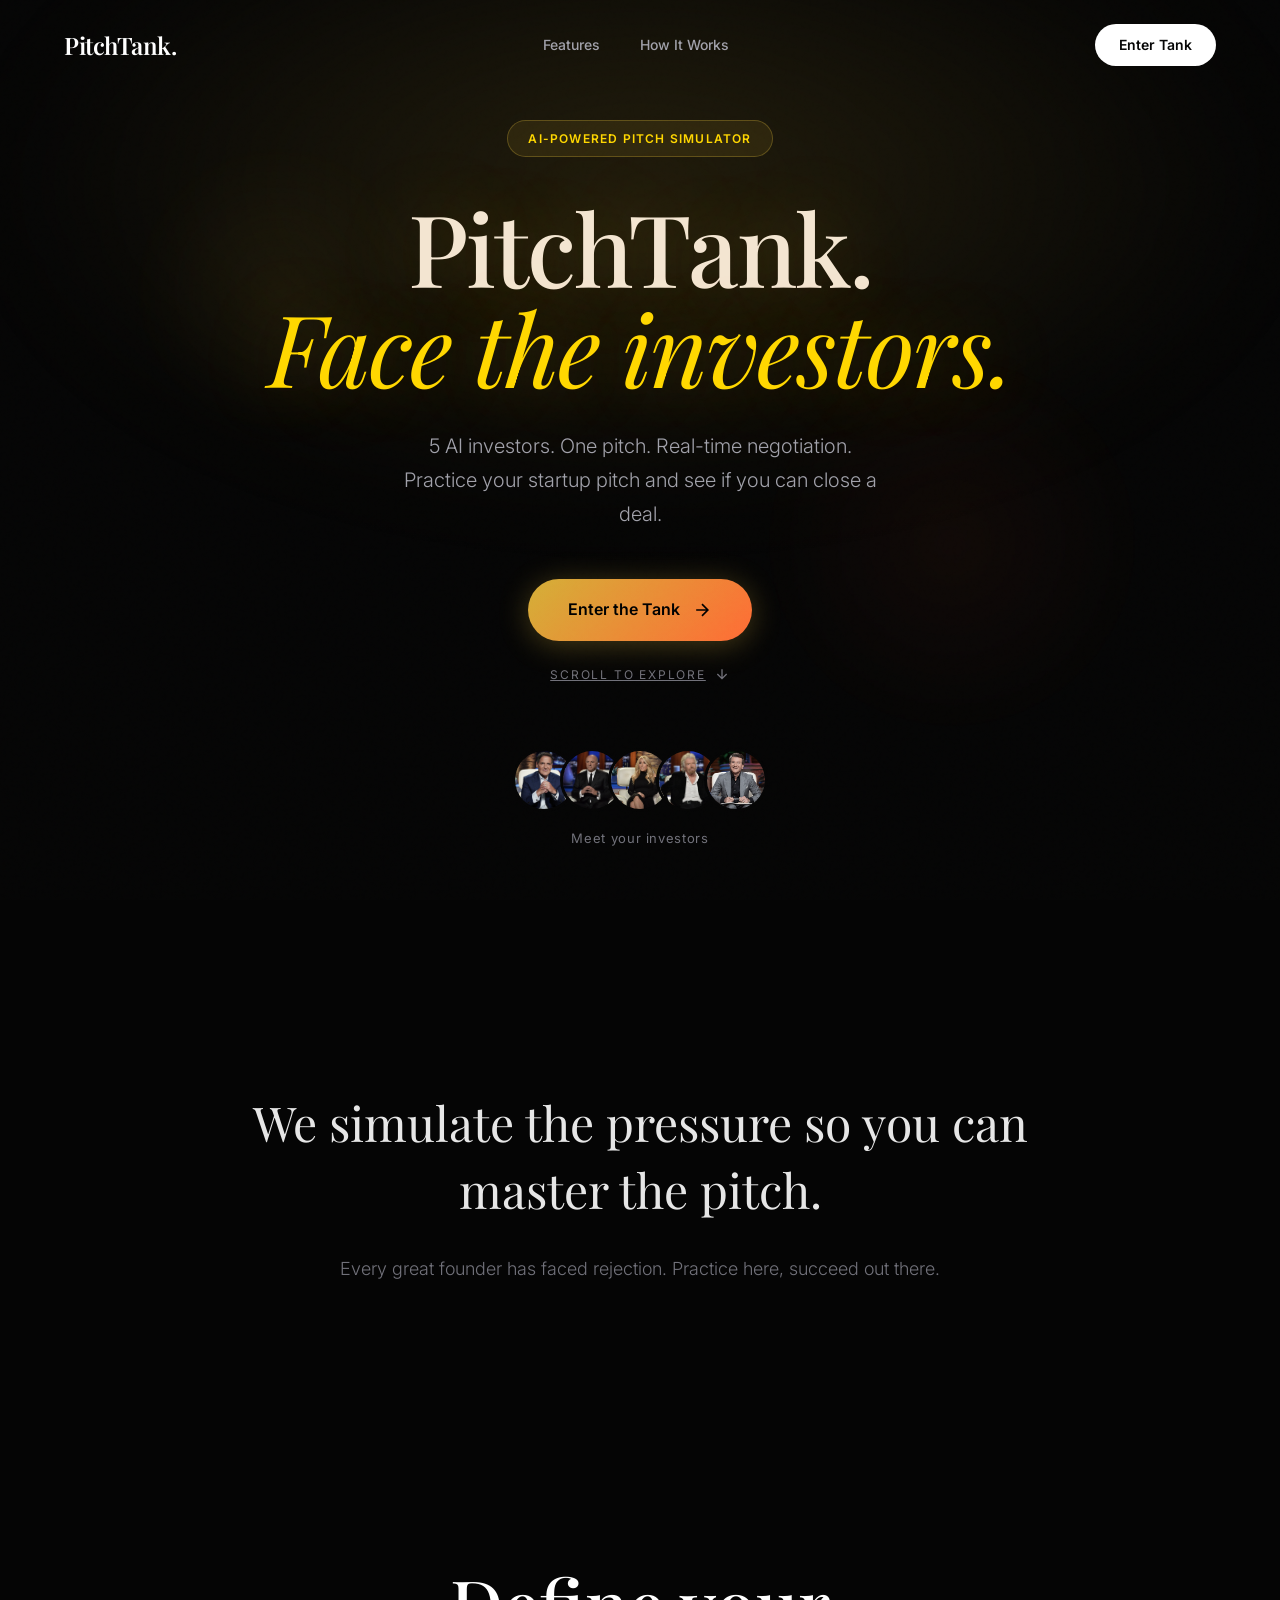
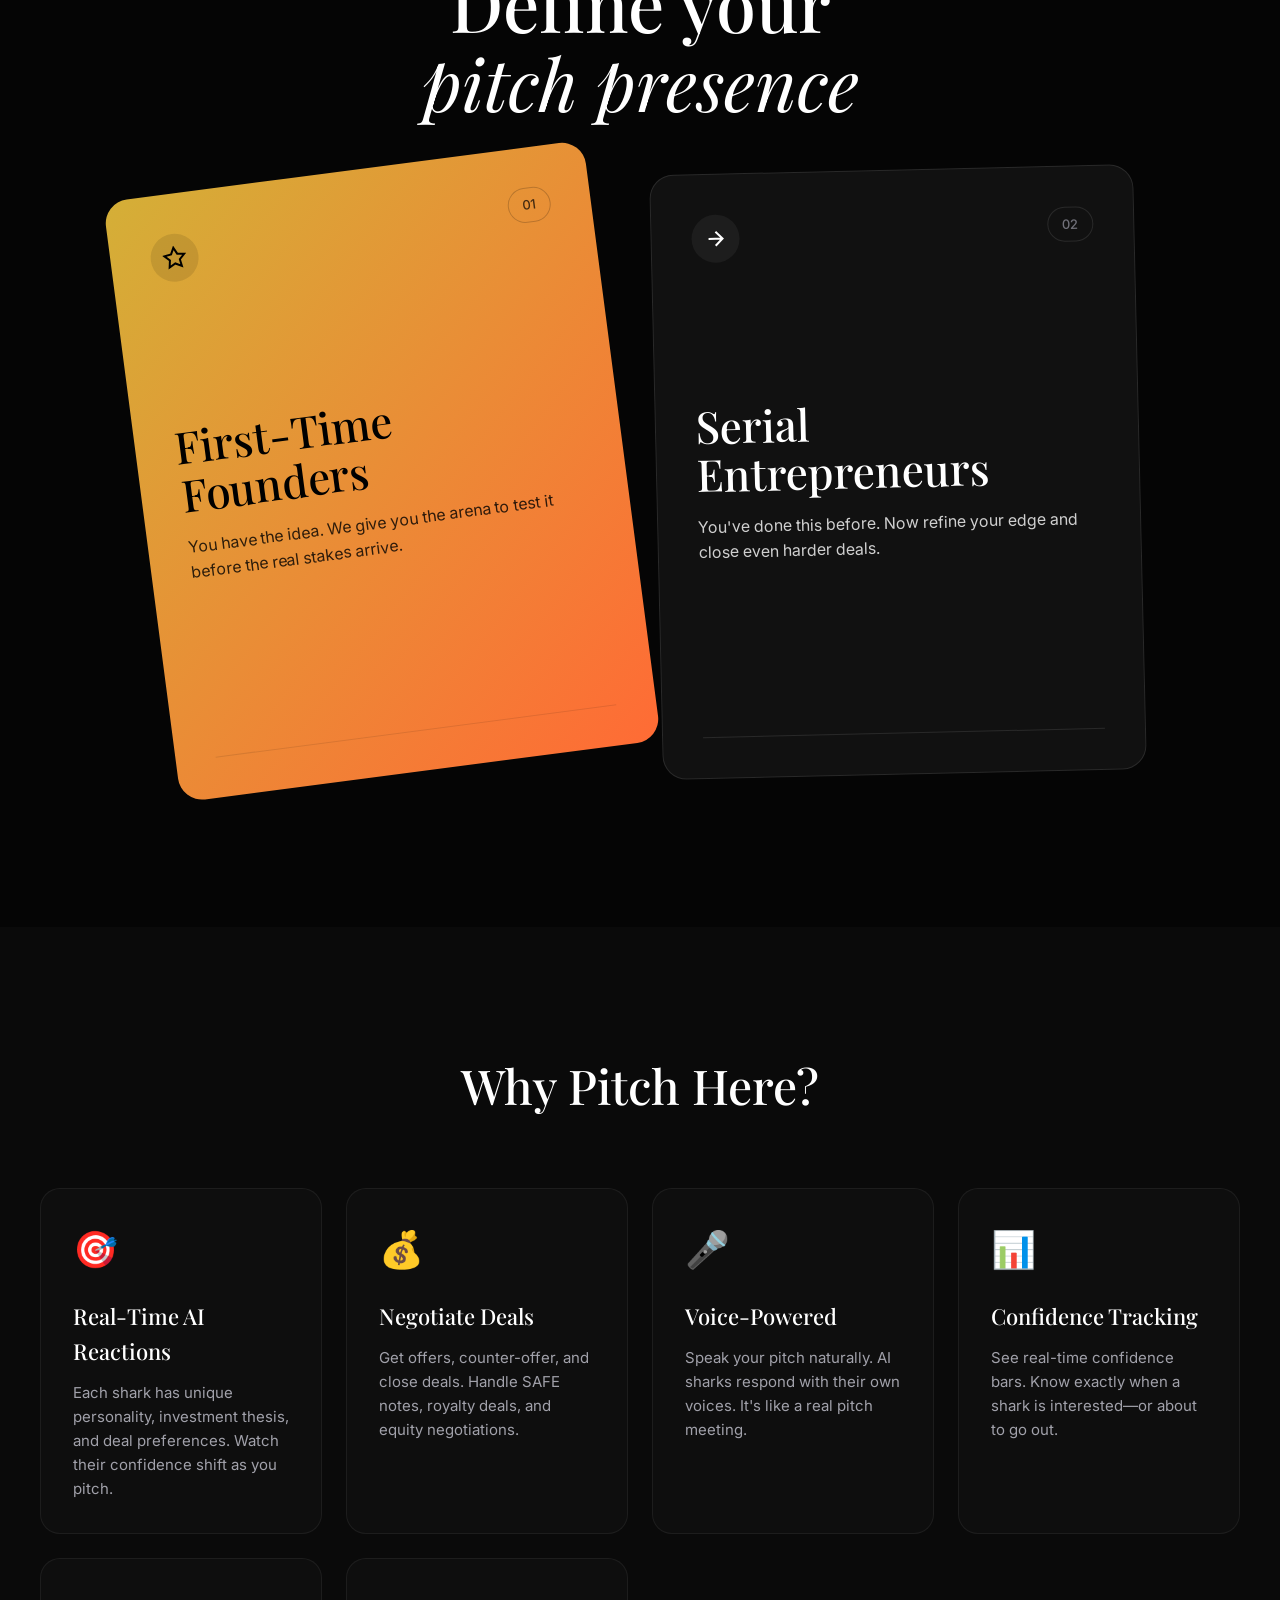
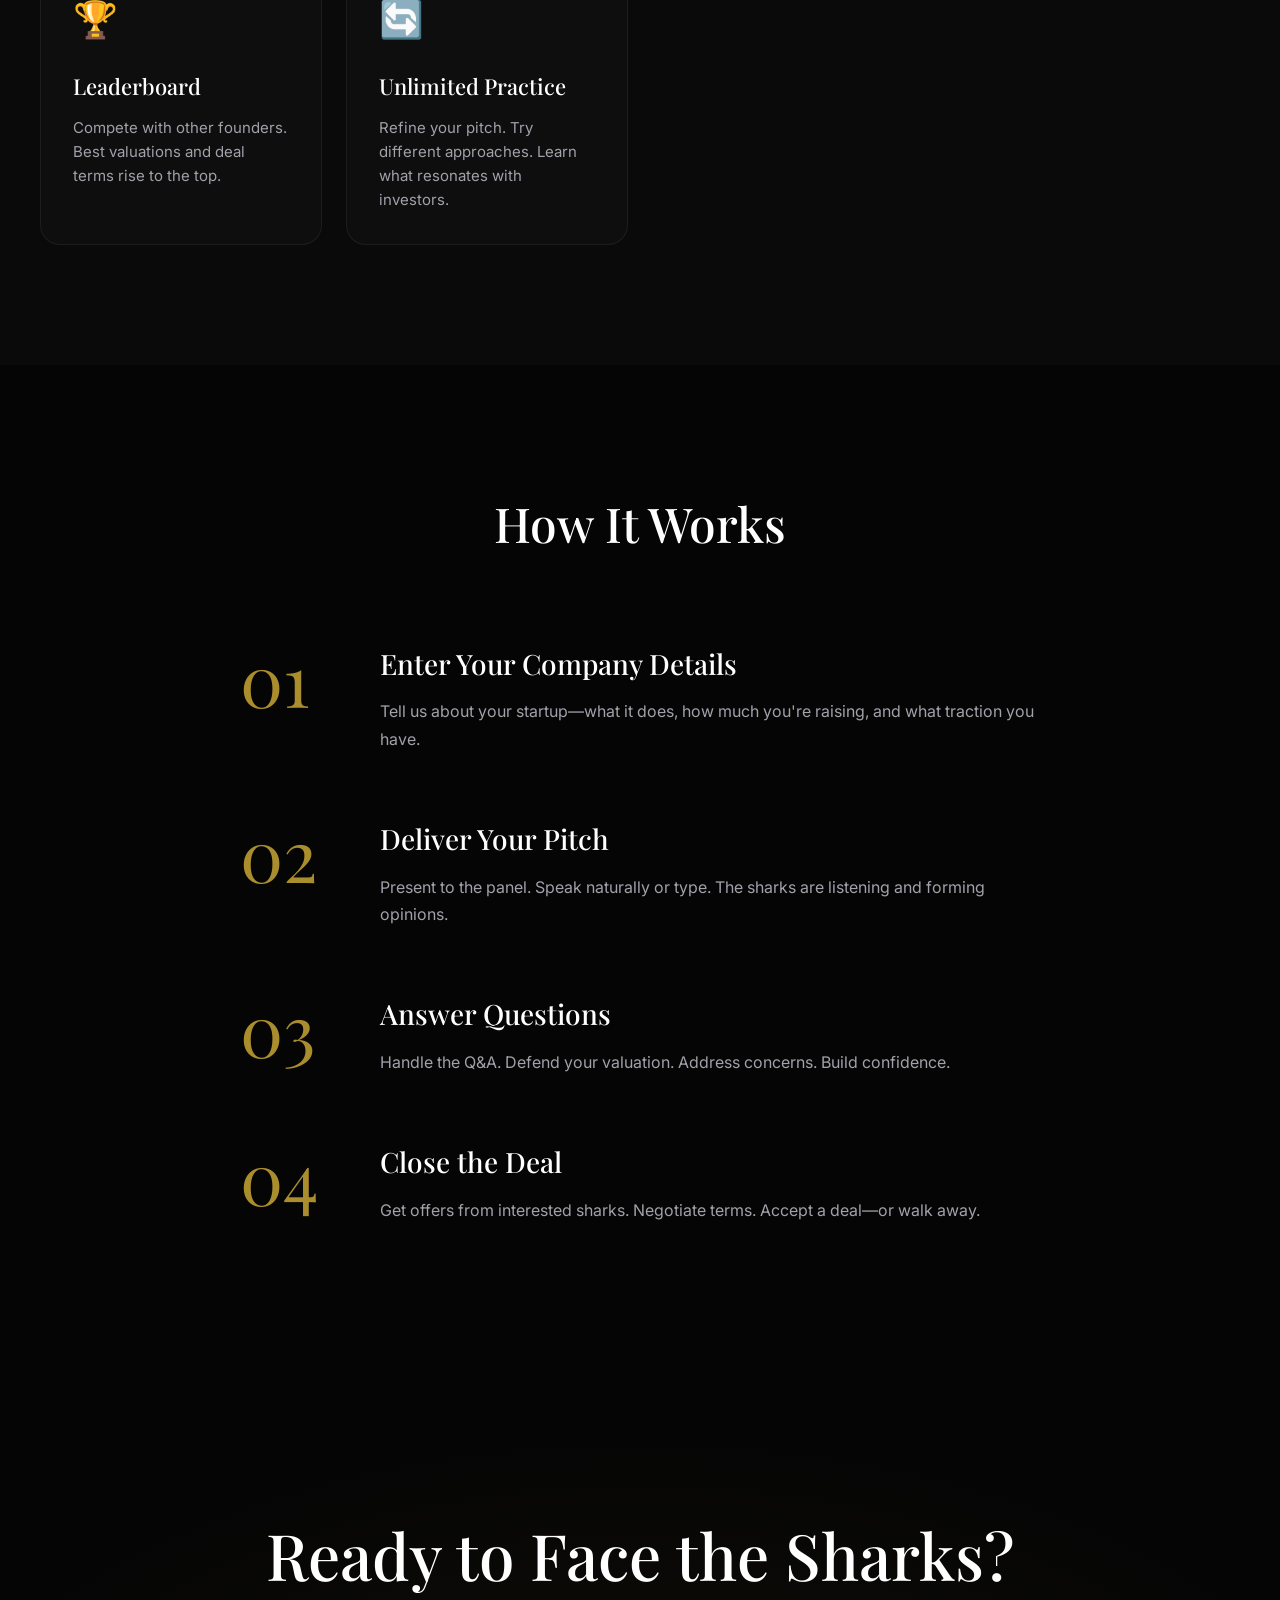
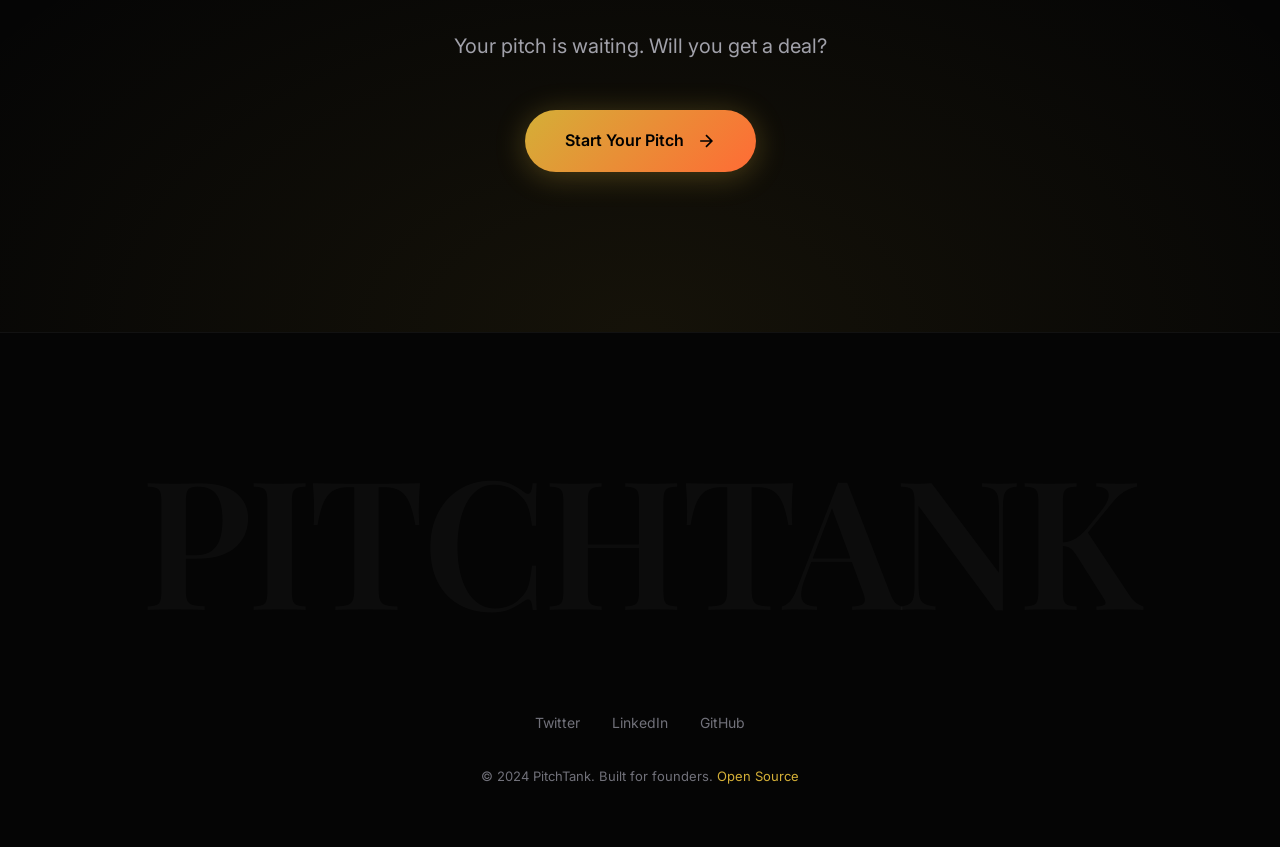
<file: index.html>
<!DOCTYPE html>
<html lang="en">
<head>
  <meta charset="UTF-8">
  <meta name="viewport" content="width=device-width, initial-scale=1.0">
  <title>PitchTank</title>
  <link rel="icon" type="image/svg+xml" href="favicon.svg">
  <meta name="description" content="Pitch your startup to 5 AI-powered investors. Get real-time feedback, negotiate deals, and sharpen your pitch skills.">

  <!-- Open Graph -->
  <meta property="og:title" content="PitchTank">
  <meta property="og:description" content="5 AI investors. One pitch. Real-time negotiation. Will you get a deal?">
  <meta property="og:type" content="website">

  <!-- Fonts - Playfair Display (elegant serif) + Inter (clean sans) -->
  <link rel="preconnect" href="https://fonts.googleapis.com">
  <link rel="preconnect" href="https://fonts.gstatic.com" crossorigin>
  <link href="https://fonts.googleapis.com/css2?family=Playfair+Display:ital,wght@0,400;0,500;0,600;0,700;1,400;1,500&family=Inter:wght@300;400;500;600&display=swap" rel="stylesheet">

  <style>
    /* ========================================
       Design Tokens (Superdesign-inspired)
       ======================================== */
    :root {
      --bg-deep: #050505;
      --bg-card: #111111;
      --accent: #D4AF37;
      --accent-glow: #FFD700;
      --accent-warm: #FF6B35;
      --text-primary: #FFFFFF;
      --text-secondary: #A1A1AA;
      --text-muted: #71717A;
      --font-serif: 'Playfair Display', Georgia, serif;
      --font-sans: 'Inter', -apple-system, sans-serif;
    }

    /* ========================================
       Reset & Base
       ======================================== */
    *, *::before, *::after {
      box-sizing: border-box;
      margin: 0;
      padding: 0;
    }

    html {
      scroll-behavior: smooth;
    }

    body {
      font-family: var(--font-sans);
      background-color: var(--bg-deep);
      color: var(--text-primary);
      min-height: 100vh;
      overflow-x: hidden;
      line-height: 1.6;
    }

    ::selection {
      background: var(--accent);
      color: #000;
    }

    /* ========================================
       Global Noise Overlay
       ======================================== */
    .noise-overlay {
      position: fixed;
      inset: 0;
      z-index: 9999;
      pointer-events: none;
      opacity: 0.03;
      mix-blend-mode: overlay;
      background-image: url("data:image/svg+xml,%3Csvg viewBox='0 0 256 256' xmlns='http://www.w3.org/2000/svg'%3E%3Cfilter id='noise'%3E%3CfeTurbulence type='fractalNoise' baseFrequency='0.9' numOctaves='4' stitchTiles='stitch'/%3E%3C/filter%3E%3Crect width='100%25' height='100%25' filter='url(%23noise)'/%3E%3C/svg%3E");
    }

    /* ========================================
       Scroll Reveal Animation
       ======================================== */
    .reveal {
      opacity: 0;
      transform: translateY(40px);
      transition: opacity 0.8s cubic-bezier(0.22, 1, 0.36, 1),
                  transform 0.8s cubic-bezier(0.22, 1, 0.36, 1);
    }

    .reveal.visible {
      opacity: 1;
      transform: translateY(0);
    }

    .reveal-delay-1 { transition-delay: 0.1s; }
    .reveal-delay-2 { transition-delay: 0.2s; }
    .reveal-delay-3 { transition-delay: 0.3s; }
    .reveal-delay-4 { transition-delay: 0.4s; }

    /* ========================================
       Navigation
       ======================================== */
    .navbar {
      position: fixed;
      top: 0;
      left: 0;
      right: 0;
      z-index: 100;
      padding: 24px 0;
      transition: all 0.5s cubic-bezier(0.22, 1, 0.36, 1);
    }

    .navbar.scrolled {
      padding: 16px 0;
      background: rgba(5, 5, 5, 0.8);
      backdrop-filter: blur(12px);
      border-bottom: 1px solid rgba(255, 255, 255, 0.05);
    }

    .navbar-inner {
      max-width: 1200px;
      margin: 0 auto;
      padding: 0 24px;
      display: flex;
      align-items: center;
      justify-content: space-between;
    }

    .logo {
      font-family: var(--font-serif);
      font-size: 24px;
      font-weight: 600;
      color: var(--text-primary);
      text-decoration: none;
      letter-spacing: -0.02em;
    }

    .nav-links {
      display: none;
      gap: 40px;
      list-style: none;
    }

    @media (min-width: 768px) {
      .nav-links {
        display: flex;
      }
    }

    .nav-links a {
      color: var(--text-secondary);
      text-decoration: none;
      font-size: 14px;
      font-weight: 500;
      transition: color 0.3s ease;
    }

    .nav-links a:hover {
      color: var(--text-primary);
    }

    .nav-cta {
      background: var(--text-primary);
      color: var(--bg-deep);
      padding: 10px 24px;
      border-radius: 100px;
      font-size: 14px;
      font-weight: 600;
      text-decoration: none;
      transition: all 0.3s ease;
    }

    .nav-cta:hover {
      transform: scale(1.05);
      box-shadow: 0 0 30px rgba(255, 255, 255, 0.2);
    }

    /* ========================================
       Hero Section
       ======================================== */
    .hero {
      min-height: 100vh;
      display: flex;
      flex-direction: column;
      align-items: center;
      justify-content: center;
      text-align: center;
      padding: 120px 24px 80px;
      position: relative;
      overflow: hidden;
    }

    /* Atmospheric Background */
    .hero-atmosphere {
      position: absolute;
      inset: 0;
      z-index: 0;
      pointer-events: none;
    }

    .hero-atmosphere::before {
      content: '';
      position: absolute;
      top: -20%;
      left: -10%;
      width: 120%;
      height: 80%;
      background: radial-gradient(ellipse at center, rgba(212, 175, 55, 0.15) 0%, transparent 60%);
      filter: blur(60px);
      animation: atmospherePulse 8s ease-in-out infinite;
    }

    .hero-atmosphere::after {
      content: '';
      position: absolute;
      bottom: 0;
      left: 0;
      right: 0;
      height: 50%;
      background: linear-gradient(to top, var(--bg-deep) 0%, transparent 100%);
    }

    @keyframes atmospherePulse {
      0%, 100% { opacity: 0.8; transform: scale(1); }
      50% { opacity: 1; transform: scale(1.05); }
    }

    /* Floating Elements */
    .floating-element {
      position: absolute;
      pointer-events: none;
      opacity: 0.6;
      filter: blur(1px);
    }

    .floating-element-1 {
      top: 15%;
      left: 10%;
      width: 300px;
      height: 300px;
      background: radial-gradient(circle, rgba(212, 175, 55, 0.1) 0%, transparent 70%);
      animation: float1 12s ease-in-out infinite;
    }

    .floating-element-2 {
      bottom: 20%;
      right: 10%;
      width: 400px;
      height: 400px;
      background: radial-gradient(circle, rgba(255, 107, 53, 0.08) 0%, transparent 70%);
      animation: float2 15s ease-in-out infinite;
    }

    @keyframes float1 {
      0%, 100% { transform: translate(0, 0) rotate(0deg); }
      50% { transform: translate(20px, -30px) rotate(5deg); }
    }

    @keyframes float2 {
      0%, 100% { transform: translate(0, 0) rotate(0deg); }
      50% { transform: translate(-30px, 20px) rotate(-5deg); }
    }

    .hero-content {
      position: relative;
      z-index: 10;
      max-width: 900px;
    }

    .hero-badge {
      display: inline-block;
      background: rgba(212, 175, 55, 0.1);
      border: 1px solid rgba(212, 175, 55, 0.3);
      color: var(--accent-glow);
      padding: 8px 20px;
      border-radius: 100px;
      font-size: 12px;
      font-weight: 600;
      letter-spacing: 0.1em;
      text-transform: uppercase;
      margin-bottom: 40px;
    }

    .hero-title {
      font-family: var(--font-serif);
      font-size: clamp(48px, 10vw, 100px);
      font-weight: 500;
      line-height: 1.0;
      letter-spacing: -0.02em;
      margin-bottom: 32px;
      color: rgba(255, 240, 220, 0.95);
      text-shadow: 0 0 80px rgba(212, 175, 55, 0.3);
    }

    .hero-title em {
      font-style: italic;
      font-weight: 400;
      color: var(--accent-glow);
    }

    .hero-subtitle {
      font-size: clamp(16px, 2vw, 20px);
      color: var(--text-secondary);
      max-width: 500px;
      margin: 0 auto 48px;
      font-weight: 300;
      line-height: 1.7;
    }

    /* CTA Buttons */
    .hero-cta {
      display: flex;
      flex-direction: column;
      align-items: center;
      gap: 24px;
    }

    .btn-primary {
      position: relative;
      display: inline-flex;
      align-items: center;
      gap: 12px;
      background: linear-gradient(135deg, var(--accent) 0%, var(--accent-warm) 100%);
      color: #000;
      padding: 18px 40px;
      border-radius: 100px;
      font-size: 16px;
      font-weight: 600;
      text-decoration: none;
      transition: all 0.3s ease;
      box-shadow: 0 4px 30px rgba(212, 175, 55, 0.3);
    }

    .btn-primary:hover {
      transform: translateY(-3px);
      box-shadow: 0 8px 40px rgba(212, 175, 55, 0.5);
    }

    .btn-primary svg {
      transition: transform 0.3s ease;
    }

    .btn-primary:hover svg {
      transform: translateX(4px);
    }

    .scroll-hint {
      display: inline-flex;
      align-items: center;
      gap: 8px;
      color: var(--text-muted);
      font-size: 12px;
      text-transform: uppercase;
      letter-spacing: 0.15em;
      cursor: pointer;
      transition: color 0.3s ease;
    }

    .scroll-hint:hover {
      color: var(--text-secondary);
    }

    /* Shark Avatars */
    .sharks-preview {
      display: flex;
      justify-content: center;
      margin-top: 64px;
    }

    .shark-avatar {
      width: 64px;
      height: 64px;
      border-radius: 50%;
      border: 3px solid var(--bg-deep);
      margin-left: -16px;
      object-fit: cover;
      transition: all 0.3s ease;
      filter: grayscale(30%);
    }

    .shark-avatar:first-child {
      margin-left: 0;
    }

    .shark-avatar:hover {
      transform: translateY(-8px) scale(1.1);
      filter: grayscale(0%);
      z-index: 10;
      box-shadow: 0 10px 30px rgba(0, 0, 0, 0.5);
    }

    .sharks-label {
      color: var(--text-muted);
      font-size: 13px;
      margin-top: 16px;
      letter-spacing: 0.05em;
    }

    /* ========================================
       Mission Section
       ======================================== */
    .mission {
      padding: 160px 24px;
      position: relative;
    }

    .mission-inner {
      max-width: 900px;
      margin: 0 auto;
      text-align: center;
    }

    .mission-text {
      font-family: var(--font-serif);
      font-size: clamp(28px, 5vw, 48px);
      font-weight: 400;
      line-height: 1.4;
      color: rgba(255, 255, 255, 0.9);
      margin-bottom: 32px;
    }

    .mission-subtext {
      font-size: 18px;
      color: var(--text-muted);
      font-weight: 300;
      max-width: 600px;
      margin: 0 auto;
    }

    /* ========================================
       Cards Section (Parallax)
       ======================================== */
    .cards-section {
      padding: 120px 24px;
      position: relative;
      overflow: hidden;
    }

    .cards-section-title {
      font-family: var(--font-serif);
      font-size: clamp(40px, 8vw, 72px);
      font-weight: 500;
      text-align: center;
      margin-bottom: 80px;
      line-height: 1.1;
    }

    .cards-section-title em {
      font-style: italic;
      font-weight: 400;
    }

    .cards-grid {
      display: grid;
      grid-template-columns: 1fr;
      gap: 32px;
      max-width: 1000px;
      margin: 0 auto;
    }

    @media (min-width: 768px) {
      .cards-grid {
        grid-template-columns: 1fr 1fr;
      }
    }

    .parallax-card {
      transition: transform 0.1s ease-out;
    }

    .card {
      border-radius: 24px;
      padding: 40px;
      aspect-ratio: 4 / 5;
      display: flex;
      flex-direction: column;
      justify-content: space-between;
      cursor: pointer;
      transition: all 0.4s cubic-bezier(0.22, 1, 0.36, 1);
    }

    .card--accent {
      background: linear-gradient(135deg, var(--accent) 0%, var(--accent-warm) 100%);
      color: #000;
    }

    .card--dark {
      background: var(--bg-card);
      border: 1px solid rgba(255, 255, 255, 0.1);
      color: var(--text-primary);
    }

    .card:hover {
      transform: translateY(-8px);
    }

    .card--accent:hover {
      box-shadow: 0 20px 60px rgba(212, 175, 55, 0.3);
    }

    .card--dark:hover {
      border-color: var(--accent);
    }

    .card-header {
      display: flex;
      justify-content: space-between;
      align-items: flex-start;
    }

    .card-icon {
      width: 48px;
      height: 48px;
      border-radius: 50%;
      display: flex;
      align-items: center;
      justify-content: center;
      transition: transform 0.4s ease;
    }

    .card--accent .card-icon {
      background: rgba(0, 0, 0, 0.1);
    }

    .card--dark .card-icon {
      background: rgba(255, 255, 255, 0.05);
    }

    .card:hover .card-icon {
      transform: rotate(45deg);
    }

    .card-number {
      font-size: 13px;
      font-weight: 500;
      padding: 6px 14px;
      border-radius: 100px;
    }

    .card--accent .card-number {
      border: 1px solid rgba(0, 0, 0, 0.2);
      color: rgba(0, 0, 0, 0.7);
    }

    .card--dark .card-number {
      border: 1px solid rgba(255, 255, 255, 0.1);
      color: var(--text-muted);
    }

    .card-content h3 {
      font-family: var(--font-serif);
      font-size: clamp(32px, 4vw, 44px);
      font-weight: 500;
      line-height: 1.1;
      margin-bottom: 16px;
    }

    .card-content p {
      font-size: 16px;
      line-height: 1.6;
      opacity: 0.8;
    }

    .card-divider {
      height: 1px;
      margin-top: 32px;
    }

    .card--accent .card-divider {
      background: rgba(0, 0, 0, 0.1);
    }

    .card--dark .card-divider {
      background: rgba(255, 255, 255, 0.1);
    }

    /* ========================================
       Features Grid
       ======================================== */
    .features {
      padding: 120px 24px;
      background: rgba(255, 255, 255, 0.02);
    }

    .features-inner {
      max-width: 1200px;
      margin: 0 auto;
    }

    .features-title {
      font-family: var(--font-serif);
      font-size: 48px;
      font-weight: 500;
      text-align: center;
      margin-bottom: 64px;
    }

    .features-grid {
      display: grid;
      grid-template-columns: repeat(auto-fit, minmax(280px, 1fr));
      gap: 24px;
    }

    .feature-card {
      background: rgba(255, 255, 255, 0.02);
      border: 1px solid rgba(255, 255, 255, 0.06);
      border-radius: 20px;
      padding: 32px;
      transition: all 0.4s ease;
    }

    .feature-card:hover {
      background: rgba(255, 255, 255, 0.04);
      border-color: rgba(212, 175, 55, 0.3);
      transform: translateY(-4px);
    }

    .feature-icon {
      font-size: 36px;
      margin-bottom: 20px;
    }

    .feature-title {
      font-family: var(--font-serif);
      font-size: 22px;
      font-weight: 500;
      margin-bottom: 12px;
    }

    .feature-desc {
      color: var(--text-secondary);
      font-size: 15px;
      line-height: 1.6;
    }

    /* ========================================
       How It Works
       ======================================== */
    .how-it-works {
      padding: 120px 24px;
    }

    .how-it-works-inner {
      max-width: 800px;
      margin: 0 auto;
    }

    .how-title {
      font-family: var(--font-serif);
      font-size: 48px;
      font-weight: 500;
      text-align: center;
      margin-bottom: 80px;
    }

    .steps {
      display: flex;
      flex-direction: column;
      gap: 64px;
    }

    .step {
      display: flex;
      gap: 40px;
      align-items: flex-start;
    }

    .step-number {
      font-family: var(--font-serif);
      font-size: 72px;
      font-weight: 400;
      color: var(--accent);
      line-height: 1;
      min-width: 100px;
      opacity: 0.8;
    }

    .step-content h3 {
      font-family: var(--font-serif);
      font-size: 28px;
      font-weight: 500;
      margin-bottom: 12px;
    }

    .step-content p {
      color: var(--text-secondary);
      font-size: 16px;
      line-height: 1.7;
    }

    @media (max-width: 600px) {
      .step {
        flex-direction: column;
        gap: 16px;
        text-align: center;
      }

      .step-number {
        min-width: auto;
        font-size: 56px;
      }
    }

    /* ========================================
       Final CTA
       ======================================== */
    .final-cta {
      padding: 160px 24px;
      text-align: center;
      position: relative;
      overflow: hidden;
    }

    .final-cta::before {
      content: '';
      position: absolute;
      bottom: 0;
      left: 50%;
      transform: translateX(-50%);
      width: 150%;
      height: 100%;
      background: radial-gradient(ellipse at bottom center, rgba(212, 175, 55, 0.08) 0%, transparent 60%);
      pointer-events: none;
    }

    .final-cta-content {
      position: relative;
      z-index: 10;
    }

    .final-cta h2 {
      font-family: var(--font-serif);
      font-size: clamp(40px, 8vw, 64px);
      font-weight: 500;
      margin-bottom: 24px;
    }

    .final-cta p {
      color: var(--text-secondary);
      font-size: 20px;
      margin-bottom: 48px;
    }

    /* ========================================
       Footer
       ======================================== */
    footer {
      padding: 60px 24px;
      border-top: 1px solid rgba(255, 255, 255, 0.05);
      position: relative;
      overflow: hidden;
    }

    .footer-inner {
      max-width: 1200px;
      margin: 0 auto;
      display: flex;
      flex-direction: column;
      align-items: center;
      gap: 32px;
    }

    .footer-brand {
      font-family: var(--font-serif);
      font-size: 14vw;
      font-weight: 600;
      color: rgba(255, 255, 255, 0.03);
      letter-spacing: -0.02em;
      user-select: none;
      white-space: nowrap;
    }

    .footer-links {
      display: flex;
      gap: 32px;
    }

    .footer-links a {
      color: var(--text-muted);
      text-decoration: none;
      font-size: 14px;
      transition: color 0.3s ease;
    }

    .footer-links a:hover {
      color: var(--text-primary);
    }

    .footer-copy {
      color: var(--text-muted);
      font-size: 13px;
    }

    .footer-copy a {
      color: var(--accent);
      text-decoration: none;
    }

    /* ========================================
       Mobile Responsive
       ======================================== */
    @media (max-width: 600px) {
      .hero-cta {
        width: 100%;
        padding: 0 20px;
      }

      .btn-primary {
        width: 100%;
        justify-content: center;
      }

      .cards-grid {
        gap: 24px;
      }

      .card {
        aspect-ratio: auto;
        min-height: 400px;
      }
    }
  </style>
</head>
<body>

  <!-- Noise Overlay -->
  <div class="noise-overlay"></div>

  <!-- Navigation -->
  <nav class="navbar" id="navbar">
    <div class="navbar-inner">
      <a href="#" class="logo">PitchTank.</a>
      <ul class="nav-links">
        <li><a href="#features">Features</a></li>
        <li><a href="#how-it-works">How It Works</a></li>
      </ul>
      <a href="app.html" class="nav-cta">Enter Tank</a>
    </div>
  </nav>

  <!-- Hero Section -->
  <section class="hero">
    <div class="hero-atmosphere"></div>
    <div class="floating-element floating-element-1"></div>
    <div class="floating-element floating-element-2"></div>

    <div class="hero-content">
      <div class="reveal">
        <span class="hero-badge">AI-Powered Pitch Simulator</span>
      </div>

      <h1 class="hero-title reveal reveal-delay-1">
        PitchTank.<br>
        <em>Face the investors.</em>
      </h1>

      <p class="hero-subtitle reveal reveal-delay-2">
        5 AI investors. One pitch. Real-time negotiation.
        Practice your startup pitch and see if you can close a deal.
      </p>

      <div class="hero-cta reveal reveal-delay-3">
        <a href="app.html" class="btn-primary">
          Enter the Tank
          <svg width="20" height="20" viewBox="0 0 24 24" fill="none" stroke="currentColor" stroke-width="2">
            <path d="M5 12h14M12 5l7 7-7 7"/>
          </svg>
        </a>
        <a href="#how-it-works" class="scroll-hint">
          <span>Scroll to explore</span>
          <svg width="16" height="16" viewBox="0 0 24 24" fill="none" stroke="currentColor" stroke-width="2">
            <path d="M12 5v14M5 12l7 7 7-7"/>
          </svg>
        </a>
      </div>

      <div class="reveal reveal-delay-4">
        <div class="sharks-preview">
          <img class="shark-avatar" src="images/sharks/marc_cuban.jpg" alt="Mark Cuban">
          <img class="shark-avatar" src="images/sharks/kevin_oleary.jpg" alt="Kevin O'Leary">
          <img class="shark-avatar" src="images/sharks/lori_greiner.jpg" alt="Lori Greiner">
          <img class="shark-avatar" src="images/sharks/richard_branson.jpg" alt="Richard Branson">
          <img class="shark-avatar" src="images/sharks/robert_herjavec.jpg" alt="Robert Herjavec">
        </div>
        <p class="sharks-label">Meet your investors</p>
      </div>
    </div>
  </section>

  <!-- Mission Section -->
  <section class="mission">
    <div class="mission-inner">
      <p class="mission-text reveal">
        We simulate the pressure so you can master the pitch.
      </p>
      <p class="mission-subtext reveal reveal-delay-1">
        Every great founder has faced rejection. Practice here, succeed out there.
      </p>
    </div>
  </section>

  <!-- Cards Section -->
  <section class="cards-section">
    <h2 class="cards-section-title reveal">
      Define your<br><em>pitch presence</em>
    </h2>

    <div class="cards-grid">
      <!-- Card 1 - Gold -->
      <div class="parallax-card" data-parallax="true" data-rotate="-3">
        <div class="card card--accent reveal">
          <div class="card-header">
            <div class="card-icon">
              <svg width="24" height="24" viewBox="0 0 24 24" fill="none" stroke="currentColor" stroke-width="2">
                <polygon points="12 2 15.09 8.26 22 9.27 17 14.14 18.18 21.02 12 17.77 5.82 21.02 7 14.14 2 9.27 8.91 8.26 12 2"/>
              </svg>
            </div>
            <span class="card-number">01</span>
          </div>
          <div class="card-content">
            <h3>First-Time<br>Founders</h3>
            <p>You have the idea. We give you the arena to test it before the real stakes arrive.</p>
          </div>
          <div class="card-divider"></div>
        </div>
      </div>

      <!-- Card 2 - Dark -->
      <div class="parallax-card" data-parallax="true" data-rotate="3">
        <div class="card card--dark reveal reveal-delay-2">
          <div class="card-header">
            <div class="card-icon">
              <svg width="24" height="24" viewBox="0 0 24 24" fill="none" stroke="currentColor" stroke-width="2">
                <path d="M5 12h14M12 5l7 7-7 7"/>
              </svg>
            </div>
            <span class="card-number">02</span>
          </div>
          <div class="card-content">
            <h3>Serial<br>Entrepreneurs</h3>
            <p>You've done this before. Now refine your edge and close even harder deals.</p>
          </div>
          <div class="card-divider"></div>
        </div>
      </div>
    </div>
  </section>

  <!-- Features Section -->
  <section class="features" id="features">
    <div class="features-inner">
      <h2 class="features-title reveal">Why Pitch Here?</h2>

      <div class="features-grid">
        <div class="feature-card reveal">
          <div class="feature-icon">🎯</div>
          <h3 class="feature-title">Real-Time AI Reactions</h3>
          <p class="feature-desc">Each shark has unique personality, investment thesis, and deal preferences. Watch their confidence shift as you pitch.</p>
        </div>

        <div class="feature-card reveal reveal-delay-1">
          <div class="feature-icon">💰</div>
          <h3 class="feature-title">Negotiate Deals</h3>
          <p class="feature-desc">Get offers, counter-offer, and close deals. Handle SAFE notes, royalty deals, and equity negotiations.</p>
        </div>

        <div class="feature-card reveal reveal-delay-2">
          <div class="feature-icon">🎤</div>
          <h3 class="feature-title">Voice-Powered</h3>
          <p class="feature-desc">Speak your pitch naturally. AI sharks respond with their own voices. It's like a real pitch meeting.</p>
        </div>

        <div class="feature-card reveal reveal-delay-1">
          <div class="feature-icon">📊</div>
          <h3 class="feature-title">Confidence Tracking</h3>
          <p class="feature-desc">See real-time confidence bars. Know exactly when a shark is interested—or about to go out.</p>
        </div>

        <div class="feature-card reveal reveal-delay-2">
          <div class="feature-icon">🏆</div>
          <h3 class="feature-title">Leaderboard</h3>
          <p class="feature-desc">Compete with other founders. Best valuations and deal terms rise to the top.</p>
        </div>

        <div class="feature-card reveal reveal-delay-3">
          <div class="feature-icon">🔄</div>
          <h3 class="feature-title">Unlimited Practice</h3>
          <p class="feature-desc">Refine your pitch. Try different approaches. Learn what resonates with investors.</p>
        </div>
      </div>
    </div>
  </section>

  <!-- How It Works -->
  <section class="how-it-works" id="how-it-works">
    <div class="how-it-works-inner">
      <h2 class="how-title reveal">How It Works</h2>

      <div class="steps">
        <div class="step reveal">
          <div class="step-number">01</div>
          <div class="step-content">
            <h3>Enter Your Company Details</h3>
            <p>Tell us about your startup—what it does, how much you're raising, and what traction you have.</p>
          </div>
        </div>

        <div class="step reveal reveal-delay-1">
          <div class="step-number">02</div>
          <div class="step-content">
            <h3>Deliver Your Pitch</h3>
            <p>Present to the panel. Speak naturally or type. The sharks are listening and forming opinions.</p>
          </div>
        </div>

        <div class="step reveal reveal-delay-2">
          <div class="step-number">03</div>
          <div class="step-content">
            <h3>Answer Questions</h3>
            <p>Handle the Q&A. Defend your valuation. Address concerns. Build confidence.</p>
          </div>
        </div>

        <div class="step reveal reveal-delay-3">
          <div class="step-number">04</div>
          <div class="step-content">
            <h3>Close the Deal</h3>
            <p>Get offers from interested sharks. Negotiate terms. Accept a deal—or walk away.</p>
          </div>
        </div>
      </div>
    </div>
  </section>

  <!-- Final CTA -->
  <section class="final-cta">
    <div class="final-cta-content">
      <h2 class="reveal">Ready to Face the Sharks?</h2>
      <p class="reveal reveal-delay-1">Your pitch is waiting. Will you get a deal?</p>
      <a href="app.html" class="btn-primary reveal reveal-delay-2">
        Start Your Pitch
        <svg width="20" height="20" viewBox="0 0 24 24" fill="none" stroke="currentColor" stroke-width="2">
          <path d="M5 12h14M12 5l7 7-7 7"/>
        </svg>
      </a>
    </div>
  </section>

  <!-- Footer -->
  <footer>
    <div class="footer-inner">
      <div class="footer-brand">PITCHTANK</div>
      <div class="footer-links">
        <a href="#">Twitter</a>
        <a href="#">LinkedIn</a>
        <a href="https://github.com/mirage-sudo183/shark-tank-simulator">GitHub</a>
      </div>
      <p class="footer-copy">© 2024 PitchTank. Built for founders. <a href="https://github.com/mirage-sudo183/shark-tank-simulator">Open Source</a></p>
    </div>
  </footer>

  <!-- Scroll Reveal & Parallax Script -->
  <script>
    // Navbar scroll effect
    const navbar = document.getElementById('navbar');
    window.addEventListener('scroll', () => {
      if (window.scrollY > 50) {
        navbar.classList.add('scrolled');
      } else {
        navbar.classList.remove('scrolled');
      }
    });

    // Scroll reveal
    const revealElements = document.querySelectorAll('.reveal');

    const revealOnScroll = () => {
      const windowHeight = window.innerHeight;
      revealElements.forEach(el => {
        const elementTop = el.getBoundingClientRect().top;
        const revealPoint = 150;

        if (elementTop < windowHeight - revealPoint) {
          el.classList.add('visible');
        }
      });
    };

    window.addEventListener('scroll', revealOnScroll);
    window.addEventListener('load', revealOnScroll);

    // Parallax cards
    const parallaxCards = document.querySelectorAll('[data-parallax="true"]');

    window.addEventListener('scroll', () => {
      parallaxCards.forEach(card => {
        const rect = card.getBoundingClientRect();
        const scrollProgress = (window.innerHeight - rect.top) / (window.innerHeight + rect.height);
        const rotate = parseFloat(card.dataset.rotate) || 0;
        const rotateAmount = rotate + (scrollProgress - 0.5) * 4;
        const translateY = (scrollProgress - 0.5) * 30;

        card.style.transform = `translateY(${translateY}px) rotate(${rotateAmount}deg)`;
      });
    });
  </script>

</body>
</html>
</file>
